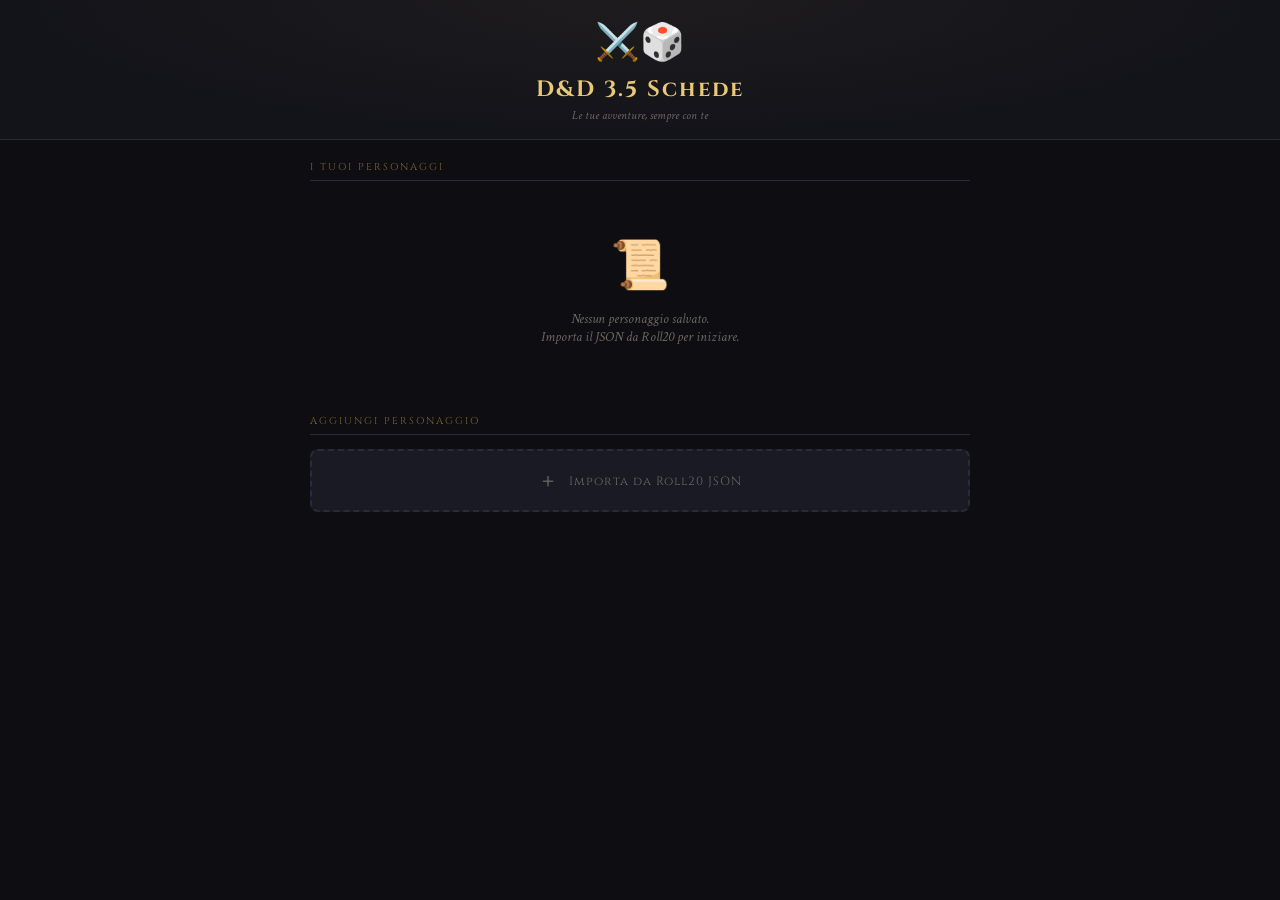
<file: index.html>
<!DOCTYPE html>
<html lang="it">
<head>
<meta charset="UTF-8">
<meta name="viewport" content="width=device-width, initial-scale=1.0">
<title>Wildheathen — D&D 3.5</title>
<meta http-equiv="refresh" content="0; url=/scheda/">
<style>body{background:#0e0e12;color:#cdc8bc;font-family:serif;display:flex;align-items:center;justify-content:center;min-height:100vh;}a{color:#c9a84c;}</style>
</head>
<body><p>Vai alle <a href="/scheda/">Schede D&D 3.5</a>...</p></body>
</html>
</file>
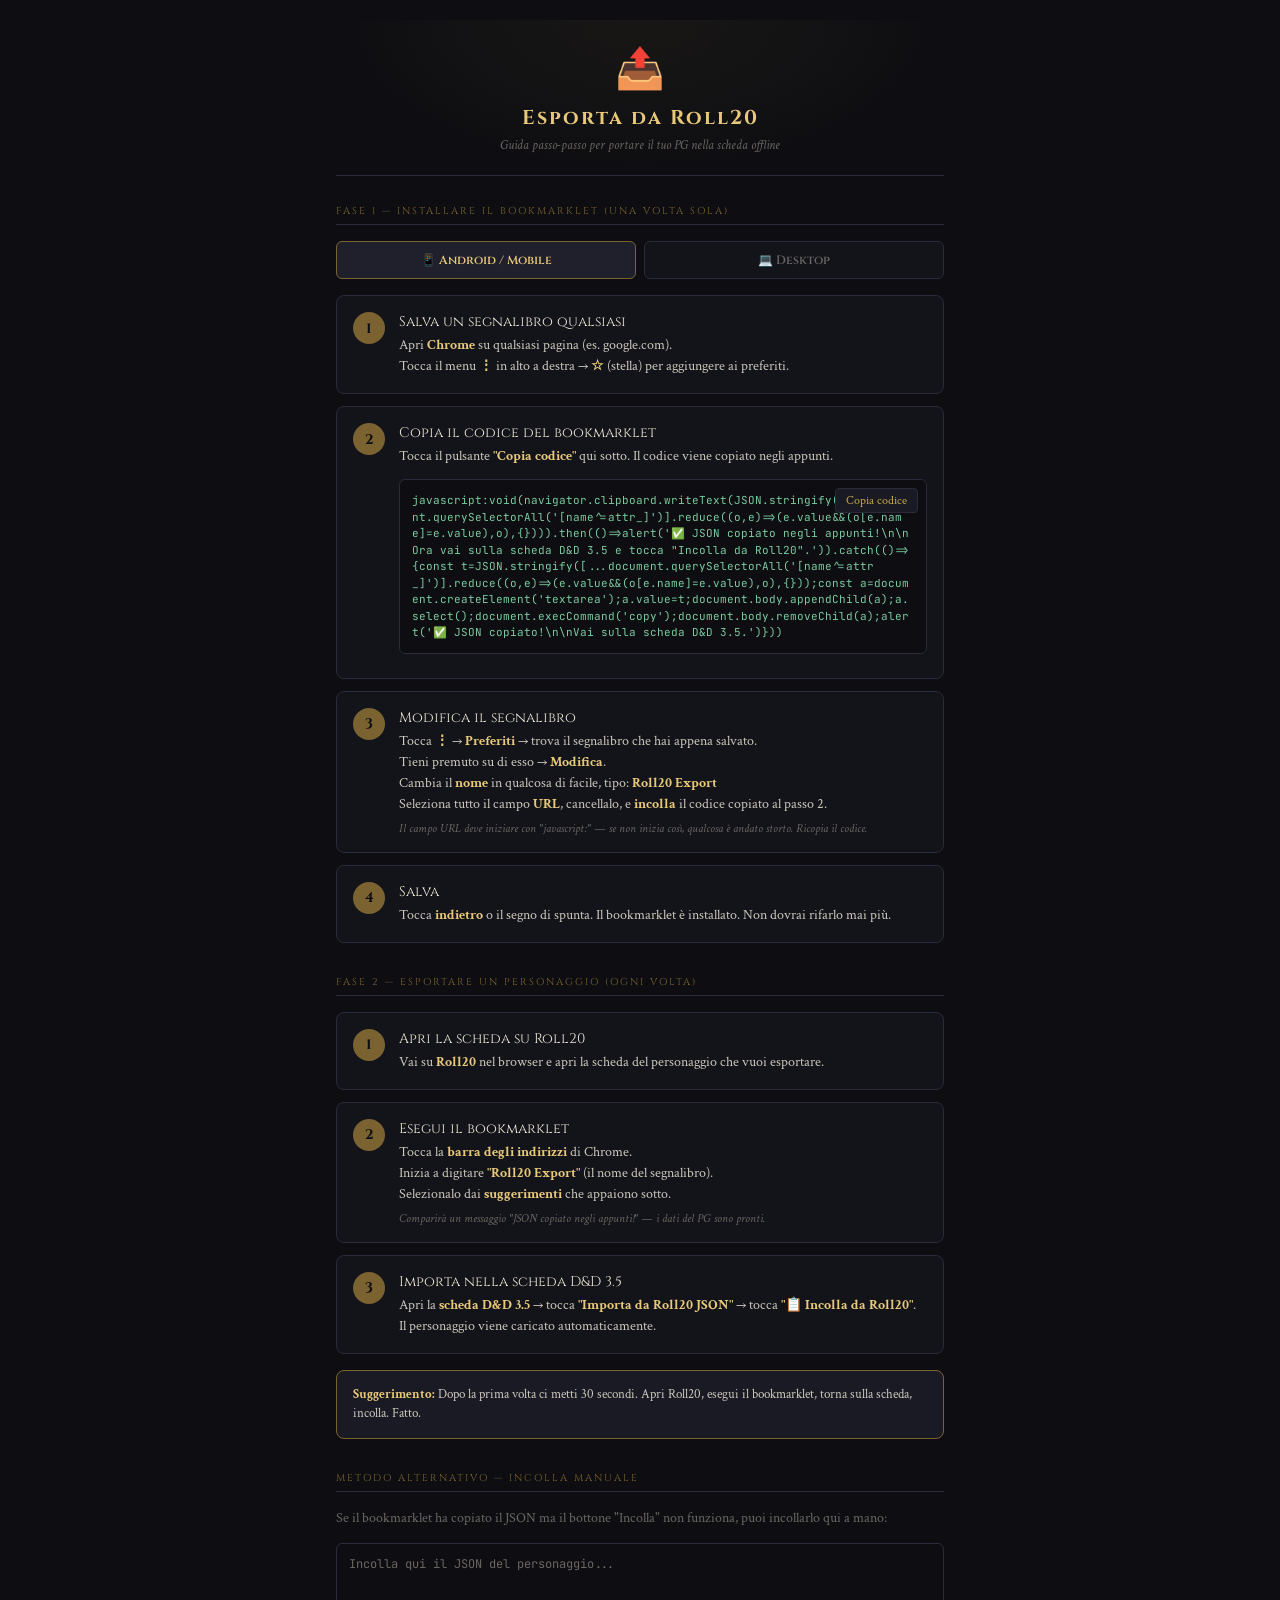
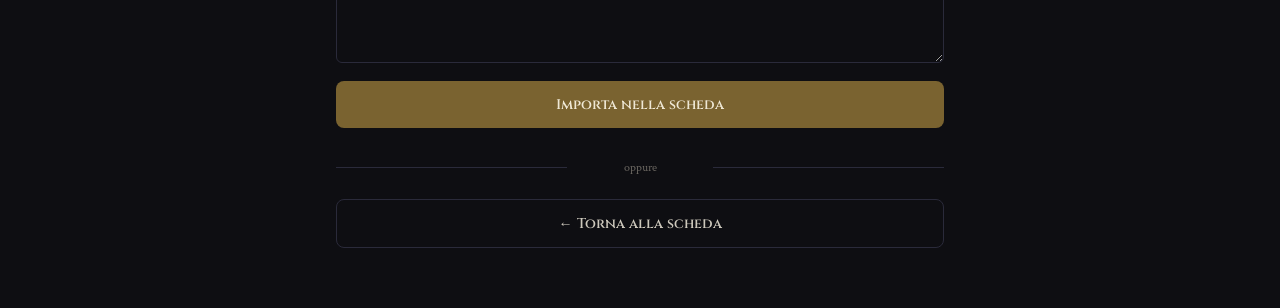
<file: export/index.html>
<!DOCTYPE html>
<html lang="it">
<head>
<meta charset="UTF-8">
<meta name="viewport" content="width=device-width, initial-scale=1.0">
<meta name="theme-color" content="#0e0e12">
<title>Esporta da Roll20 — D&D 3.5</title>
<link href="https://fonts.googleapis.com/css2?family=Cinzel:wght@400;600;700&family=Crimson+Text:ital,wght@0,400;0,600;1,400&family=JetBrains+Mono:wght@400;500&display=swap" rel="stylesheet">
<style>
:root {
  --bg:#0e0e12;--bg2:#13131a;--bg3:#1a1a24;--bg4:#20202c;
  --border:#2a2a3a;--gold:#c9a84c;--gold2:#e8c97a;--gold-dim:#7a6330;
  --red:#c94c4c;--red2:#e87a7a;--green:#4ca87a;--green2:#7acca0;
  --text:#cdc8bc;--text-dim:#6a6660;--text-hdr:#efe8d5;--r:5px;
}
*,*::before,*::after{box-sizing:border-box;margin:0;padding:0;}
body{background:var(--bg);color:var(--text);font-family:'Crimson Text',Georgia,serif;font-size:16px;min-height:100vh;-webkit-tap-highlight-color:transparent;}

.page{max-width:640px;margin:0 auto;padding:20px 16px 60px;}

.header{text-align:center;padding:24px 0 20px;border-bottom:1px solid var(--border);margin-bottom:28px;
  background-image:radial-gradient(ellipse at top,rgba(201,168,76,.06) 0%,transparent 70%);}
.header-icon{font-size:40px;margin-bottom:8px;}
.header-title{font-family:'Cinzel',serif;font-size:20px;font-weight:700;color:var(--gold2);letter-spacing:2px;}
.header-sub{font-size:13px;color:var(--text-dim);font-style:italic;margin-top:6px;line-height:1.4;}

.section{margin-bottom:32px;}
.section-title{
  font-family:'Cinzel',serif;font-size:10px;letter-spacing:2px;text-transform:uppercase;
  color:var(--gold-dim);border-bottom:1px solid var(--border);
  padding-bottom:6px;margin-bottom:16px;
}

/* Steps */
.step{
  background:var(--bg2);border:1px solid var(--border);border-radius:8px;
  padding:16px;margin-bottom:12px;
  display:flex;gap:14px;align-items:flex-start;
}
.step-num{
  flex-shrink:0;width:32px;height:32px;border-radius:50%;
  background:var(--gold-dim);color:var(--bg);
  font-family:'Cinzel',serif;font-weight:700;font-size:14px;
  display:flex;align-items:center;justify-content:center;
}
.step-body{flex:1;min-width:0;}
.step-title{font-family:'Cinzel',serif;font-size:14px;color:var(--text-hdr);margin-bottom:4px;}
.step-text{font-size:14px;line-height:1.5;color:var(--text);}
.step-text strong{color:var(--gold2);}
.step-note{font-size:12px;color:var(--text-dim);margin-top:6px;font-style:italic;}

/* Code block */
.code-wrap{
  background:var(--bg);border:1px solid var(--border);border-radius:6px;
  padding:12px;margin:12px 0 8px;position:relative;
  overflow-x:auto;
}
.code-wrap code{
  font-family:'JetBrains Mono',monospace;font-size:11px;line-height:1.5;
  color:var(--green2);word-break:break-all;white-space:pre-wrap;
  display:block;
}
.btn-copy{
  position:absolute;top:8px;right:8px;
  background:var(--bg3);border:1px solid var(--border);border-radius:4px;
  color:var(--gold);font-size:12px;padding:4px 10px;cursor:pointer;
  font-family:'Crimson Text',serif;
}
.btn-copy:active{background:var(--gold-dim);color:var(--bg);}

/* Buttons */
.btn{
  display:block;width:100%;padding:14px;border:none;border-radius:8px;
  font-family:'Cinzel',serif;font-size:14px;font-weight:600;
  cursor:pointer;text-align:center;text-decoration:none;
  transition:all .2s;
}
.btn-gold{background:var(--gold-dim);color:var(--text-hdr);}
.btn-gold:active{background:var(--gold);}
.btn-outline{background:transparent;border:1px solid var(--border);color:var(--text);}
.btn-outline:active{background:var(--bg3);}

.btn + .btn{margin-top:10px;}

/* Divider */
.divider{
  text-align:center;color:var(--text-dim);font-size:12px;
  margin:24px 0;position:relative;
}
.divider::before,.divider::after{
  content:'';position:absolute;top:50%;width:38%;height:1px;background:var(--border);
}
.divider::before{left:0;}
.divider::after{right:0;}

/* Textarea fallback */
.paste-area{
  width:100%;min-height:120px;
  background:var(--bg);border:1px solid var(--border);border-radius:6px;
  color:var(--text);font-family:'JetBrains Mono',monospace;font-size:12px;
  padding:12px;resize:vertical;margin-bottom:12px;
}
.paste-area::placeholder{color:var(--text-dim);}

/* Toast */
.toast{
  position:fixed;bottom:24px;left:50%;transform:translateX(-50%) translateY(80px);
  background:var(--green);color:#fff;padding:10px 20px;border-radius:8px;
  font-size:14px;font-weight:600;opacity:0;transition:all .3s;z-index:100;
  pointer-events:none;
}
.toast.show{transform:translateX(-50%) translateY(0);opacity:1;}
.toast.warn{background:var(--red);}

/* Alert box */
.alert{
  background:var(--bg3);border:1px solid var(--gold-dim);border-radius:8px;
  padding:14px 16px;margin:16px 0;font-size:13px;line-height:1.5;
}
.alert strong{color:var(--gold2);}

/* Platform tabs */
.platform-tabs{
  display:flex;gap:8px;margin-bottom:16px;
}
.platform-tab{
  flex:1;padding:10px 8px;border:1px solid var(--border);border-radius:6px;
  background:var(--bg2);color:var(--text-dim);
  font-family:'Cinzel',serif;font-size:12px;font-weight:600;
  cursor:pointer;transition:all .2s;text-align:center;
}
.platform-tab.active{
  background:var(--bg4);color:var(--gold2);border-color:var(--gold-dim);
}
.platform-panel{display:none;}
.platform-panel.active{display:block;}

/* Drag bookmarklet button */
.drag-bookmarklet{
  display:inline-block;padding:10px 20px;
  background:var(--gold-dim);color:var(--text-hdr);
  font-family:'Cinzel',serif;font-size:13px;font-weight:600;
  border-radius:6px;text-decoration:none;cursor:grab;
  border:1px solid var(--gold);
}
.drag-bookmarklet:active{cursor:grabbing;}
</style>
</head>
<body>

<div class="page">

  <!-- Header -->
  <div class="header">
    <div class="header-icon">📤</div>
    <div class="header-title">Esporta da Roll20</div>
    <div class="header-sub">Guida passo-passo per portare il tuo PG nella scheda offline</div>
  </div>

  <!-- ─── SEZIONE 1: Installare il bookmarklet ─── -->
  <div class="section">
    <div class="section-title">Fase 1 — Installare il bookmarklet (una volta sola)</div>

    <!-- Tab switcher -->
    <div class="platform-tabs">
      <button class="platform-tab active" onclick="switchPlatform('mobile', this)">📱 Android / Mobile</button>
      <button class="platform-tab" onclick="switchPlatform('desktop', this)">💻 Desktop</button>
    </div>

    <!-- ── MOBILE ── -->
    <div class="platform-panel active" id="platform-mobile">
      <div class="step">
        <div class="step-num">1</div>
        <div class="step-body">
          <div class="step-title">Salva un segnalibro qualsiasi</div>
          <div class="step-text">
            Apri <strong>Chrome</strong> su qualsiasi pagina (es. google.com).<br>
            Tocca il menu <strong>⋮</strong> in alto a destra → <strong>&#9734;</strong> (stella) per aggiungere ai preferiti.
          </div>
        </div>
      </div>

      <div class="step">
        <div class="step-num">2</div>
        <div class="step-body">
          <div class="step-title">Copia il codice del bookmarklet</div>
          <div class="step-text">
            Tocca il pulsante <strong>"Copia codice"</strong> qui sotto. Il codice viene copiato negli appunti.
          </div>
          <div class="code-wrap">
            <button class="btn-copy" id="btn-copy-bm" onclick="copyBookmarklet()">Copia codice</button>
            <code id="bookmarklet-code">javascript:void(navigator.clipboard.writeText(JSON.stringify([...document.querySelectorAll('[name^=attr_]')].reduce((o,e)=>(e.value&&(o[e.name]=e.value),o),{}))).then(()=>alert('✅ JSON copiato negli appunti!\n\nOra vai sulla scheda D&D 3.5 e tocca "Incolla da Roll20".')).catch(()=>{const t=JSON.stringify([...document.querySelectorAll('[name^=attr_]')].reduce((o,e)=>(e.value&&(o[e.name]=e.value),o),{}));const a=document.createElement('textarea');a.value=t;document.body.appendChild(a);a.select();document.execCommand('copy');document.body.removeChild(a);alert('✅ JSON copiato!\n\nVai sulla scheda D&D 3.5.')}))</code>
          </div>
        </div>
      </div>

      <div class="step">
        <div class="step-num">3</div>
        <div class="step-body">
          <div class="step-title">Modifica il segnalibro</div>
          <div class="step-text">
            Tocca <strong>⋮</strong> → <strong>Preferiti</strong> → trova il segnalibro che hai appena salvato.<br>
            Tieni premuto su di esso → <strong>Modifica</strong>.<br>
            Cambia il <strong>nome</strong> in qualcosa di facile, tipo: <strong>Roll20 Export</strong><br>
            Seleziona tutto il campo <strong>URL</strong>, cancellalo, e <strong>incolla</strong> il codice copiato al passo 2.
          </div>
          <div class="step-note">Il campo URL deve iniziare con "javascript:" — se non inizia così, qualcosa è andato storto. Ricopia il codice.</div>
        </div>
      </div>

      <div class="step">
        <div class="step-num">4</div>
        <div class="step-body">
          <div class="step-title">Salva</div>
          <div class="step-text">
            Tocca <strong>indietro</strong> o il segno di spunta. Il bookmarklet è installato. Non dovrai rifarlo mai più.
          </div>
        </div>
      </div>
    </div>

    <!-- ── DESKTOP ── -->
    <div class="platform-panel" id="platform-desktop">
      <div class="step">
        <div class="step-num">1</div>
        <div class="step-body">
          <div class="step-title">Mostra la barra dei preferiti</div>
          <div class="step-text">
            Se non la vedi, premi <strong>Ctrl+Shift+B</strong> (Chrome/Edge) o <strong>Ctrl+B</strong> (Firefox).
          </div>
        </div>
      </div>

      <div class="step">
        <div class="step-num">2</div>
        <div class="step-body">
          <div class="step-title">Trascina il bottone nella barra</div>
          <div class="step-text">
            Trascina questo bottone direttamente nella <strong>barra dei preferiti</strong>:
          </div>
          <div style="margin:12px 0;">
            <a class="drag-bookmarklet" id="drag-bm" href="#" onclick="event.preventDefault();showToast('Trascinami nella barra dei preferiti!')">⚔️ Roll20 Export</a>
          </div>
          <div class="step-note">Se il drag & drop non funziona, copia il codice (bottone sotto) e crea il segnalibro manualmente.</div>
          <div style="margin-top:8px;">
            <button class="btn-copy" style="position:static;" onclick="copyBookmarklet()">Copia codice</button>
          </div>
        </div>
      </div>

      <div class="step">
        <div class="step-num">3</div>
        <div class="step-body">
          <div class="step-title">Fatto!</div>
          <div class="step-text">
            Il bookmarklet <strong>"⚔️ Roll20 Export"</strong> appare nella barra dei preferiti. Un click e sei pronto.
          </div>
        </div>
      </div>

      <div class="alert">
        <strong>Alternativa veloce:</strong> Apri la scheda del PG su Roll20, premi <strong>F12</strong> per aprire la console, incolla il codice qui sotto e premi Invio:
        <div class="code-wrap" style="margin-top:8px;margin-bottom:0;">
          <button class="btn-copy" onclick="copyConsoleCode()">Copia</button>
          <code id="console-code">navigator.clipboard.writeText(JSON.stringify([...document.querySelectorAll('[name^=attr_]')].reduce((o,e)=>(e.value&&(o[e.name]=e.value),o),{})))</code>
        </div>
      </div>
    </div>
  </div>

  <!-- ─── SEZIONE 2: Usare il bookmarklet ─── -->
  <div class="section">
    <div class="section-title">Fase 2 — Esportare un personaggio (ogni volta)</div>

    <div class="step">
      <div class="step-num">1</div>
      <div class="step-body">
        <div class="step-title">Apri la scheda su Roll20</div>
        <div class="step-text">
          Vai su <strong>Roll20</strong> nel browser e apri la scheda del personaggio che vuoi esportare.
        </div>
      </div>
    </div>

    <div class="step">
      <div class="step-num">2</div>
      <div class="step-body">
        <div class="step-title">Esegui il bookmarklet</div>
        <div class="step-text">
          Tocca la <strong>barra degli indirizzi</strong> di Chrome.<br>
          Inizia a digitare <strong>"Roll20 Export"</strong> (il nome del segnalibro).<br>
          Selezionalo dai <strong>suggerimenti</strong> che appaiono sotto.
        </div>
        <div class="step-note">Comparirà un messaggio "JSON copiato negli appunti!" — i dati del PG sono pronti.</div>
      </div>
    </div>

    <div class="step">
      <div class="step-num">3</div>
      <div class="step-body">
        <div class="step-title">Importa nella scheda D&D 3.5</div>
        <div class="step-text">
          Apri la <strong>scheda D&D 3.5</strong> → tocca <strong>"Importa da Roll20 JSON"</strong> → tocca <strong>"📋 Incolla da Roll20"</strong>.<br>
          Il personaggio viene caricato automaticamente.
        </div>
      </div>
    </div>

    <div class="alert">
      <strong>Suggerimento:</strong> Dopo la prima volta ci metti 30 secondi. Apri Roll20, esegui il bookmarklet, torna sulla scheda, incolla. Fatto.
    </div>
  </div>

  <!-- ─── SEZIONE 3: Fallback manuale ─── -->
  <div class="section">
    <div class="section-title">Metodo alternativo — Incolla manuale</div>

    <p style="font-size:14px;color:var(--text-dim);margin-bottom:14px;line-height:1.5;">
      Se il bookmarklet ha copiato il JSON ma il bottone "Incolla" non funziona, puoi incollarlo qui a mano:
    </p>

    <textarea class="paste-area" id="manual-paste" placeholder='Incolla qui il JSON del personaggio...'></textarea>
    <button class="btn btn-gold" onclick="importManual()">Importa nella scheda</button>
  </div>

  <div class="divider">oppure</div>

  <a class="btn btn-outline" href="/scheda/">← Torna alla scheda</a>

</div>

<div class="toast" id="toast"></div>

<script>
function showToast(msg, warn) {
  const t = document.getElementById('toast');
  t.textContent = msg;
  t.classList.toggle('warn', !!warn);
  t.classList.add('show');
  setTimeout(() => t.classList.remove('show'), 2500);
}

// Set bookmarklet href on drag so it doesn't execute on page load
(function() {
  var bm = document.getElementById('drag-bm');
  if (bm) {
    bm.addEventListener('dragstart', function() {
      bm.href = document.getElementById('bookmarklet-code').textContent;
    });
    bm.addEventListener('dragend', function() {
      bm.href = '#';
    });
  }
})();

function switchPlatform(id, btn) {
  document.querySelectorAll('.platform-panel').forEach(p => p.classList.remove('active'));
  document.querySelectorAll('.platform-tab').forEach(b => b.classList.remove('active'));
  document.getElementById('platform-' + id).classList.add('active');
  btn.classList.add('active');
}

function copyConsoleCode() {
  const code = document.getElementById('console-code').textContent;
  navigator.clipboard.writeText(code).then(() => {
    showToast('Codice console copiato!');
  }).catch(() => showToast('Errore copia', true));
}

function copyBookmarklet() {
  const code = document.getElementById('bookmarklet-code').textContent;
  navigator.clipboard.writeText(code).then(() => {
    showToast('Codice copiato negli appunti!');
    const btn = document.getElementById('btn-copy-bm');
    btn.textContent = '✓ Copiato!';
    setTimeout(() => btn.textContent = 'Copia codice', 3000);
  }).catch(() => {
    // Fallback
    const ta = document.createElement('textarea');
    ta.value = code;
    document.body.appendChild(ta);
    ta.select();
    document.execCommand('copy');
    document.body.removeChild(ta);
    showToast('Codice copiato!');
  });
}

function importManual() {
  const text = document.getElementById('manual-paste').value.trim();
  if (!text) { showToast('Incolla prima il JSON!', true); return; }
  try {
    const raw = JSON.parse(text);
    if (!raw.attr_character_name) { showToast('JSON non valido — manca attr_character_name', true); return; }
    // Save to localStorage so the PWA picks it up
    const key = '_dnd35_pending_import';
    localStorage.setItem(key, text);
    showToast('JSON valido! Redirect alla scheda...');
    setTimeout(() => window.location.href = '/scheda/?import=pending', 800);
  } catch(e) {
    showToast('JSON non valido: ' + e.message, true);
  }
}
</script>

</body>
</html>
</file>
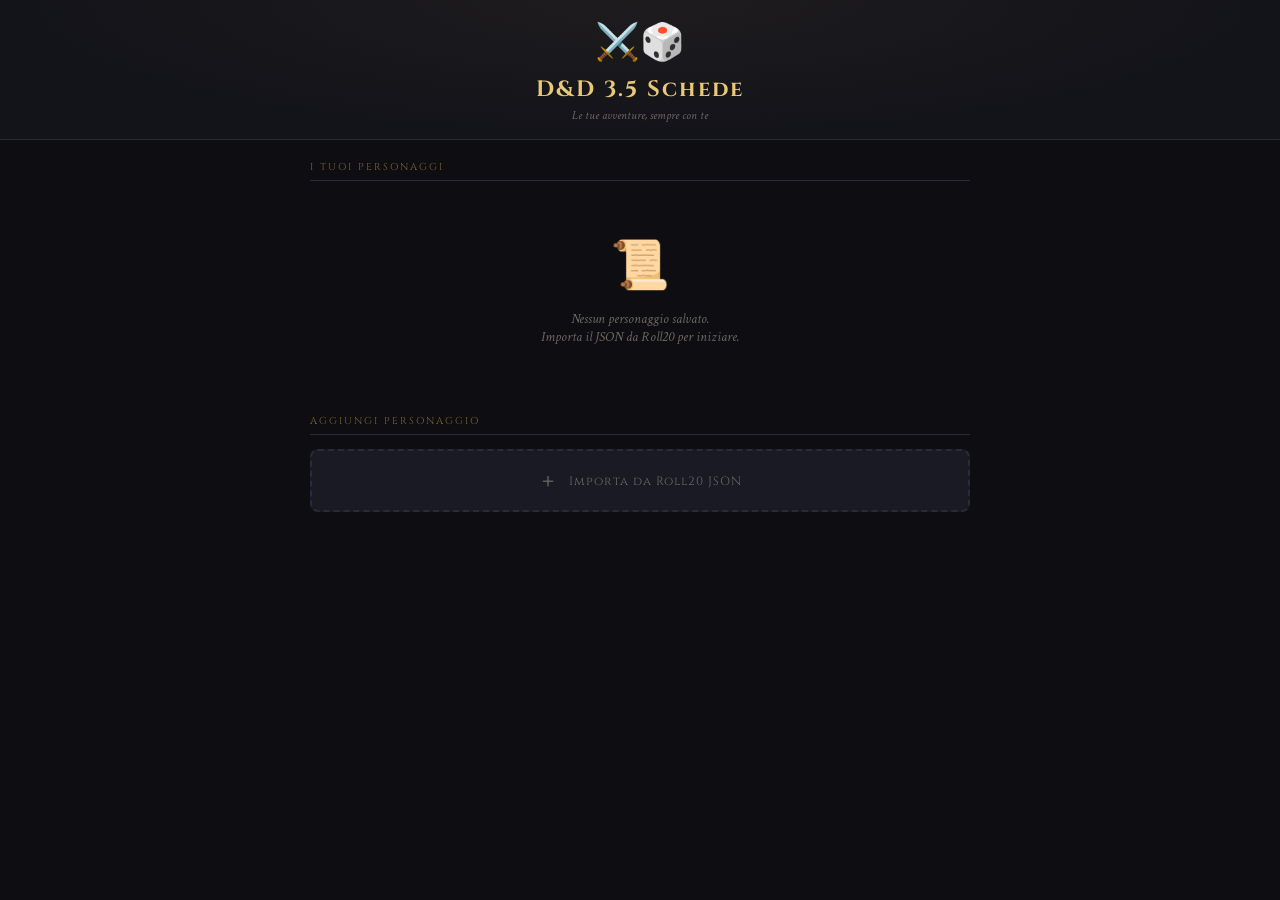
<file: scheda/index.html>
<!DOCTYPE html>
<html lang="it">
<head>
<meta charset="UTF-8">
<meta name="viewport" content="width=device-width, initial-scale=1.0, viewport-fit=cover">
<meta name="theme-color" content="#0e0e12">
<meta name="apple-mobile-web-app-capable" content="yes">
<meta name="apple-mobile-web-app-status-bar-style" content="black-translucent">
<meta name="apple-mobile-web-app-title" content="D&D 3.5">
<title>D&D 3.5 — Schede Personaggio</title>
<link rel="manifest" href="/scheda/manifest.json">
<link rel="icon" type="image/png" sizes="192x192" href="/scheda/icon-192.png">
<link rel="apple-touch-icon" href="/scheda/icon-192.png">
<link href="https://fonts.googleapis.com/css2?family=Cinzel:wght@400;600;700&family=Crimson+Text:ital,wght@0,400;0,600;1,400&family=JetBrains+Mono:wght@400;500&display=swap" rel="stylesheet">
<link rel="stylesheet" href="/scheda/style.css">
</head>
<body>

<!-- ══════════════════════════════════
     HOME SCREEN
══════════════════════════════════ -->
<div id="home">
  <div class="home-header">
    <div class="home-logo">⚔️🎲</div>
    <div class="home-title">D&D 3.5 Schede</div>
    <div class="home-sub">Le tue avventure, sempre con te</div>
  </div>

  <div class="home-body">
    <div class="section-title">I tuoi personaggi</div>

    <div class="empty-state" id="pg-empty" style="display:none">
      <div class="empty-state-icon">📜</div>
      <div class="empty-state-text">Nessun personaggio salvato.<br>Importa il JSON da Roll20 per iniziare.</div>
    </div>

    <div class="pg-grid" id="pg-grid"></div>

    <div class="section-title" style="margin-top:28px">Aggiungi personaggio</div>
    <button class="btn-new-pg" onclick="goToImport()">
      <span class="btn-new-pg-icon">＋</span>
      Importa da Roll20 JSON
    </button>
  </div>
</div>

<!-- ══════════════════════════════════
     IMPORT SCREEN
══════════════════════════════════ -->
<div id="import-screen">
  <button class="btn-back" onclick="showScreen('home');renderHome()">← Indietro</button>

  <div class="import-title">Carica Personaggio</div>
  <div class="import-sub">Importa il file JSON esportato da Roll20 tramite il bookmarklet</div>

  <div class="drop-zone" id="drop-zone">
    <div class="drop-zone-icon">📂</div>
    <div class="drop-zone-text">Tocca per selezionare il file JSON</div>
    <div class="drop-zone-sub">oppure trascina qui il file</div>
  </div>
  <input type="file" id="file-input" accept=".json,application/json">

  <div class="import-or">oppure</div>
  <button class="btn primary" onclick="pasteFromClipboard()" id="btn-paste-roll20">📋 Incolla da Roll20</button>

  <div class="import-or">oppure</div>
  <button class="btn" onclick="openPasteModal()">✏️ Incolla JSON manualmente</button>

  <div class="import-or-link">
    <a href="/export/" style="color:var(--gold);font-size:13px;">Come esportare da Roll20? → Guida</a>
  </div>

  <div class="parse-error" id="parse-error"></div>
</div>

<!-- ══════════════════════════════════
     SHEET SCREEN
══════════════════════════════════ -->
<div id="sheet-screen">

  <!-- Header -->
  <div class="header">
    <div class="avatar" id="hdr-avatar">🎲</div>
    <div class="hdr-info">
      <div class="hdr-name" id="hdr-name">—</div>
      <div class="hdr-sub"  id="hdr-sub">—</div>
    </div>
    <div class="hdr-badges" id="hdr-badges"></div>
    <div class="hdr-btns">
      <button class="hdr-btn green" id="save-btn" onclick="saveState()">Salva</button>
      <button class="hdr-btn" onclick="goHome()">← Home</button>
    </div>
  </div>

  <!-- Tab nav -->
  <nav class="tabs-nav">
    <button class="tn-btn active" onclick="switchTab('info',this)">Info</button>
    <button class="tn-btn"        onclick="switchTab('stats',this)">Caratteristiche</button>
    <button class="tn-btn"        onclick="switchTab('combat',this)">Combattimento</button>
    <button class="tn-btn"        onclick="switchTab('skills',this)">Abilità</button>
    <button class="tn-btn"        onclick="switchTab('spells',this)">Incantesimi</button>
    <button class="tn-btn"        onclick="switchTab('equip',this)">Equipaggiamento</button>
    <button class="tn-btn"        onclick="switchTab('feats',this)">Talenti & Note</button>
  </nav>

  <!-- Panels -->
  <div id="p-info"   class="panel active"></div>
  <div id="p-stats"  class="panel"></div>
  <div id="p-combat" class="panel"></div>
  <div id="p-skills" class="panel"></div>
  <div id="p-spells" class="panel"></div>
  <div id="p-equip"  class="panel"></div>
  <div id="p-feats"  class="panel"></div>

</div>

<!-- ══════════════════════════════════
     MODALS
══════════════════════════════════ -->

<!-- Paste modal -->
<div class="modal-overlay" id="paste-modal">
  <div class="modal">
    <div class="modal-title">Incolla JSON Roll20</div>
    <textarea id="paste-area" placeholder='{ "attr_character_name": "...", ... }'></textarea>
    <div class="modal-btns">
      <button class="btn" onclick="closePasteModal()">Annulla</button>
      <button class="btn primary" onclick="loadFromPaste()">Carica</button>
    </div>
  </div>
</div>

<!-- Delete confirm -->
<div class="confirm-overlay" id="confirm-overlay">
  <div class="confirm-box">
    <p>Eliminare <strong id="confirm-pg-name"></strong>?<br>
    <span style="font-size:12px;color:var(--text-dim)">Tutti i dati e la progressione di sessione saranno persi.</span></p>
    <div class="confirm-btns">
      <button class="btn" onclick="cancelDelete()">Annulla</button>
      <button class="btn danger" onclick="executeDelete()">Elimina</button>
    </div>
  </div>
</div>

<!-- Toast -->
<div class="toast" id="toast"></div>

<script src="/scheda/parser.js"></script>
<script src="/scheda/app.js"></script>
</body>
</html>
</file>
<file: scheda/style.css>
:root {
  --bg:#0e0e12;--bg2:#13131a;--bg3:#1a1a24;--bg4:#20202c;
  --border:#2a2a3a;--gold:#c9a84c;--gold2:#e8c97a;--gold-dim:#7a6330;
  --red:#c94c4c;--red2:#e87a7a;--blue:#4c7ec9;--blue2:#7aaae8;
  --green:#4ca87a;--green2:#7acca0;
  --text:#cdc8bc;--text-dim:#6a6660;--text-hdr:#efe8d5;--r:5px;
}
*,*::before,*::after{box-sizing:border-box;margin:0;padding:0;}
body{background:var(--bg);color:var(--text);font-family:'Crimson Text',Georgia,serif;font-size:15px;min-height:100vh;-webkit-tap-highlight-color:transparent;}

/* ── SCREENS ── */
.screen{display:none;min-height:100vh;}
.screen.active{display:block;}

/* ══════════════════════
   HOME SCREEN
══════════════════════ */
#home{display:none;flex-direction:column;}
#home.active{display:flex;}

.home-header{
  background:var(--bg2);border-bottom:1px solid var(--border);
  padding:20px 20px 16px;text-align:center;
  background-image:radial-gradient(ellipse at top,rgba(201,168,76,.06) 0%,transparent 70%);
}
.home-logo{font-size:36px;margin-bottom:8px;}
.home-title{font-family:'Cinzel',serif;font-size:22px;font-weight:700;color:var(--gold2);letter-spacing:2px;}
.home-sub{font-size:12px;color:var(--text-dim);font-style:italic;margin-top:4px;}

.home-body{flex:1;padding:20px;max-width:700px;margin:0 auto;width:100%;}

.section-title{
  font-family:'Cinzel',serif;font-size:10px;letter-spacing:2px;text-transform:uppercase;
  color:var(--gold-dim);border-bottom:1px solid var(--border);
  padding-bottom:6px;margin-bottom:14px;margin-top:24px;
}
.section-title:first-child{margin-top:0;}

/* Griglia personaggi */
.pg-grid{display:grid;grid-template-columns:repeat(auto-fill,minmax(160px,1fr));gap:12px;}

.pg-card{
  background:var(--bg3);border:1px solid var(--border);border-radius:8px;
  padding:14px 12px;cursor:pointer;transition:all .2s;
  display:flex;flex-direction:column;align-items:center;gap:8px;
  position:relative;
}
.pg-card:hover,.pg-card:active{border-color:var(--gold-dim);background:var(--bg4);}
.pg-card-avatar{font-size:32px;}
.pg-card-name{font-family:'Cinzel',serif;font-size:13px;color:var(--text-hdr);text-align:center;line-height:1.3;}
.pg-card-sub{font-size:11px;color:var(--text-dim);font-style:italic;text-align:center;}
.pg-card-delete{
  position:absolute;top:6px;right:8px;background:none;border:none;
  color:var(--text-dim);font-size:16px;cursor:pointer;padding:2px 4px;
  transition:color .15s;line-height:1;
}
.pg-card-delete:hover{color:var(--red2);}

.pg-card-hp{
  font-family:'Cinzel',serif;font-size:12px;color:var(--red2);
  background:rgba(201,76,76,.1);border:1px solid rgba(201,76,76,.2);
  border-radius:3px;padding:2px 7px;
}

/* Bottone nuovo PG */
.btn-new-pg{
  width:100%;padding:16px;background:var(--bg3);
  border:2px dashed var(--border);border-radius:8px;
  color:var(--text-dim);font-family:'Cinzel',serif;font-size:12px;
  letter-spacing:1px;cursor:pointer;transition:all .2s;
  display:flex;align-items:center;justify-content:center;gap:10px;
}
.btn-new-pg:hover,.btn-new-pg:active{border-color:var(--gold-dim);color:var(--text);background:var(--bg4);}
.btn-new-pg-icon{font-size:20px;}

/* ── EMPTY STATE ── */
.empty-state{text-align:center;padding:40px 20px;color:var(--text-dim);}
.empty-state-icon{font-size:48px;margin-bottom:12px;}
.empty-state-text{font-size:14px;font-style:italic;}

/* ══════════════════════
   IMPORT SCREEN
══════════════════════ */
#import-screen{
  display:none;flex-direction:column;
  align-items:center;justify-content:center;
  min-height:100vh;padding:32px 20px;gap:20px;
  background:var(--bg);
}
#import-screen.active{display:flex;}

.import-title{font-family:'Cinzel',serif;font-size:22px;color:var(--gold2);letter-spacing:1.5px;text-align:center;}
.import-sub{font-size:13px;color:var(--text-dim);font-style:italic;text-align:center;max-width:420px;}

.drop-zone{
  width:100%;max-width:480px;border:2px dashed var(--border);border-radius:10px;
  padding:40px 24px;text-align:center;cursor:pointer;transition:all .2s;background:var(--bg2);
}
.drop-zone:hover,.drop-zone:active,.drop-zone.drag-over{border-color:var(--gold);background:rgba(201,168,76,.04);}
.drop-zone-icon{font-size:36px;margin-bottom:10px;}
.drop-zone-text{font-family:'Cinzel',serif;font-size:12px;letter-spacing:1px;color:var(--text-dim);}
.drop-zone-sub{font-size:11px;color:var(--text-dim);margin-top:5px;font-style:italic;}
#file-input{display:none;}

.import-or{font-size:11px;color:var(--text-dim);text-transform:uppercase;letter-spacing:2px;}

.btn{
  background:var(--bg3);border:1px solid var(--border);border-radius:var(--r);
  color:var(--text-dim);font-family:'Cinzel',serif;font-size:11px;letter-spacing:1px;
  text-transform:uppercase;padding:10px 20px;cursor:pointer;transition:all .15s;
}
.btn:hover,.btn:active{border-color:var(--gold-dim);color:var(--text);}
.btn.primary{border-color:var(--gold);color:var(--gold);background:rgba(201,168,76,.08);}
.btn.primary:hover{background:rgba(201,168,76,.16);}
.btn.danger{border-color:var(--red);color:var(--red2);background:rgba(201,76,76,.06);}

.btn-back{
  position:fixed;top:14px;left:14px;z-index:50;
  background:var(--bg3);border:1px solid var(--border);border-radius:var(--r);
  color:var(--text-dim);font-family:'Cinzel',serif;font-size:10px;
  padding:8px 14px;cursor:pointer;letter-spacing:.5px;
}

.parse-error{color:var(--red2);font-size:13px;font-style:italic;max-width:480px;text-align:center;display:none;}

/* Paste modal */
.modal-overlay{display:none;position:fixed;inset:0;background:rgba(0,0,0,.75);z-index:200;align-items:center;justify-content:center;padding:20px;}
.modal-overlay.open{display:flex;}
.modal{background:var(--bg2);border:1px solid var(--border);border-radius:8px;padding:22px;width:100%;max-width:560px;}
.modal-title{font-family:'Cinzel',serif;font-size:13px;letter-spacing:1.5px;color:var(--gold);margin-bottom:12px;}
.modal textarea{width:100%;height:180px;background:var(--bg4);border:1px solid var(--border);border-radius:var(--r);color:var(--text);font-family:'JetBrains Mono',monospace;font-size:12px;padding:10px;resize:vertical;outline:none;}
.modal textarea:focus{border-color:var(--gold-dim);}
.modal-btns{display:flex;gap:8px;margin-top:12px;justify-content:flex-end;}

/* ══════════════════════
   SHEET SCREEN
══════════════════════ */
#sheet-screen{display:none;flex-direction:column;min-height:100vh;}
#sheet-screen.active{display:flex;}

/* ── Header ── */
.header{background:var(--bg2);border-bottom:1px solid var(--border);padding:12px 18px;display:flex;align-items:center;gap:14px;position:sticky;top:0;z-index:100;flex-wrap:wrap;}
.avatar{width:46px;height:46px;border-radius:50%;border:2px solid var(--gold-dim);background:radial-gradient(circle at 40% 35%,#2a2520,#111118);display:flex;align-items:center;justify-content:center;font-size:20px;flex-shrink:0;}
.hdr-info{flex:1;min-width:100px;}
.hdr-name{font-family:'Cinzel',serif;font-size:18px;font-weight:700;color:var(--gold2);letter-spacing:1px;line-height:1.1;}
.hdr-sub{font-size:11px;color:var(--text-dim);font-style:italic;margin-top:2px;}
.hdr-sub strong{color:var(--text);font-style:normal;}
.hdr-badges{display:flex;gap:6px;flex-wrap:wrap;}
.hb{background:var(--bg3);border:1px solid var(--border);border-radius:var(--r);padding:5px 9px;text-align:center;min-width:52px;}
.hb-v{font-family:'Cinzel',serif;font-size:15px;font-weight:600;line-height:1;}
.hb-l{font-size:8px;text-transform:uppercase;letter-spacing:1px;color:var(--text-dim);margin-top:2px;}
.hb-hp .hb-v{color:var(--red2);}
.hb-ac .hb-v{color:var(--blue2);}
.hb-ini .hb-v{color:var(--green2);}
.hb-bab .hb-v{color:var(--gold);}
.hdr-btns{display:flex;gap:6px;margin-left:auto;}
.hdr-btn{background:transparent;border:1px solid var(--border);border-radius:var(--r);color:var(--text-dim);font-family:'Cinzel',serif;font-size:9px;letter-spacing:1px;text-transform:uppercase;padding:5px 10px;cursor:pointer;transition:all .15s;}
.hdr-btn:hover,.hdr-btn:active{border-color:var(--gold-dim);color:var(--text);}
.hdr-btn.green{border-color:var(--green);color:var(--green2);}

/* ── Tabs ── */
.tabs-nav{display:flex;background:var(--bg2);border-bottom:1px solid var(--border);padding:0 16px;overflow-x:auto;gap:2px;scrollbar-width:none;}
.tabs-nav::-webkit-scrollbar{display:none;}
.tn-btn{font-family:'Cinzel',serif;font-size:10px;letter-spacing:1.2px;text-transform:uppercase;color:var(--text-dim);background:none;border:none;border-bottom:2px solid transparent;padding:11px 12px;cursor:pointer;transition:color .15s,border-color .15s;white-space:nowrap;}
.tn-btn:hover{color:var(--text);}
.tn-btn.active{color:var(--gold);border-bottom-color:var(--gold);}

/* ── Panels ── */
.panel{display:none;padding:18px 18px;animation:fadein .16s ease;max-width:1200px;}
.panel.active{display:block;}
@keyframes fadein{from{opacity:0;transform:translateY(3px);}to{opacity:1;transform:none;}}

/* ── Layout ── */
.g2{display:grid;grid-template-columns:1fr 1fr;gap:12px;}
.g3{display:grid;grid-template-columns:1fr 1fr 1fr;gap:11px;}
.g4{display:grid;grid-template-columns:repeat(4,1fr);gap:9px;}
.g6{display:grid;grid-template-columns:repeat(6,1fr);gap:9px;}

/* ── Section title ── */
.st{font-family:'Cinzel',serif;font-size:10px;letter-spacing:2px;text-transform:uppercase;color:var(--gold-dim);border-bottom:1px solid var(--border);padding-bottom:6px;margin-bottom:12px;margin-top:20px;}
.st:first-child{margin-top:0;}

/* ── Card ── */
.card{background:var(--bg3);border:1px solid var(--border);border-radius:var(--r);padding:11px;}

/* ── Stat card ── */
.sc{background:var(--bg3);border:1px solid var(--border);border-radius:var(--r);padding:9px 6px 8px;text-align:center;transition:border-color .2s;}
.sc:hover{border-color:var(--gold-dim);}
.sc-n{font-family:'Cinzel',serif;font-size:9px;letter-spacing:1.5px;color:var(--text-dim);text-transform:uppercase;margin-bottom:3px;}
.sc-v{font-family:'Cinzel',serif;font-size:22px;font-weight:700;color:var(--text-hdr);line-height:1;margin-bottom:3px;}
.sc-m{font-family:'JetBrains Mono',monospace;font-size:12px;color:var(--gold);background:rgba(201,168,76,.1);border-radius:3px;padding:1px 5px;display:inline-block;}
.sc-m.neg{color:var(--red);background:rgba(201,76,76,.1);}

/* ── Rows ── */
.row{display:flex;align-items:center;justify-content:space-between;padding:5px 0;border-bottom:1px solid rgba(42,42,58,.6);gap:8px;}
.row:last-child{border-bottom:none;}
.row-n{font-size:14px;color:var(--text);flex:1;}
.row-n small{color:var(--text-dim);font-size:11px;margin-left:4px;}
.row-v{font-family:'JetBrains Mono',monospace;font-size:15px;color:var(--gold);min-width:44px;text-align:right;}
.row-v.neg{color:var(--red);}
.row-v.pos{color:var(--green);}
.row-v.blue{color:var(--blue2);}
.row-v.sm{font-size:13px;}

/* ── Table ── */
.tbl{width:100%;border-collapse:collapse;font-size:13px;}
.tbl th{font-family:'Cinzel',serif;font-size:8px;letter-spacing:1.2px;text-transform:uppercase;color:var(--text-dim);text-align:left;padding:5px 7px;border-bottom:1px solid var(--border);}
.tbl th.r,.tbl td.r{text-align:right;}
.tbl td{padding:6px 7px;border-bottom:1px solid rgba(42,42,58,.4);vertical-align:middle;}
.tbl tr:last-child td{border-bottom:none;}
.tbl tr:hover td{background:rgba(255,255,255,.015);}
.mono{font-family:'JetBrains Mono',monospace;font-size:12px;}
.val{font-family:'JetBrains Mono',monospace;font-size:13px;color:var(--gold);text-align:right;}
.val.neg{color:var(--red);}
.val.pos{color:var(--green2);}
.dimtext{color:var(--text-dim);font-style:italic;}
.trained-star{color:var(--gold-dim);font-size:10px;}

/* ── HP Editor ── */
.hp-editor{display:flex;align-items:center;gap:8px;margin-bottom:10px;}
.hp-btn{width:32px;height:32px;border-radius:50%;border:1px solid var(--border);background:var(--bg4);color:var(--text);font-size:18px;cursor:pointer;display:flex;align-items:center;justify-content:center;transition:all .15s;}
.hp-btn:active{transform:scale(.92);}
.hp-btn.dmg:active,.hp-btn.dmg:hover{border-color:var(--red);}
.hp-btn.heal:active,.hp-btn.heal:hover{border-color:var(--green);}
.hp-display{font-family:'Cinzel',serif;font-size:32px;font-weight:700;color:var(--red2);min-width:76px;text-align:center;line-height:1;}
.hp-max{font-size:13px;color:var(--text-dim);}
.hp-input{width:52px;background:var(--bg4);border:1px solid var(--border);border-radius:var(--r);color:var(--text);font-family:'JetBrains Mono',monospace;font-size:14px;padding:4px 6px;text-align:center;}
.hp-input:focus{outline:none;border-color:var(--gold-dim);}
.hpbar-bg{height:5px;background:var(--bg);border-radius:3px;overflow:hidden;border:1px solid var(--border);}
.hpbar-fill{height:100%;border-radius:3px;transition:width .4s,background .4s;}

/* ── Spell slots ── */
.slot-row{display:flex;gap:10px;flex-wrap:wrap;margin-bottom:14px;}
.slot-group{background:var(--bg3);border:1px solid var(--border);border-radius:var(--r);padding:10px 13px;}
.slot-lv{font-family:'Cinzel',serif;font-size:9px;letter-spacing:1.2px;text-transform:uppercase;color:var(--gold-dim);margin-bottom:6px;}
.slot-pips{display:flex;gap:5px;flex-wrap:wrap;}
.pip{width:24px;height:24px;border-radius:50%;border:2px solid var(--gold-dim);background:rgba(201,168,76,.15);cursor:pointer;transition:all .15s;display:flex;align-items:center;justify-content:center;font-size:9px;}
.pip.used{background:transparent;border-color:var(--border);}
.pip:active{transform:scale(.88);}
.slot-dc{font-size:10px;color:var(--text-dim);margin-top:4px;}

/* ── Spell card ── */
.grimoire-toolbar{display:flex;gap:8px;align-items:center;margin-bottom:12px;flex-wrap:wrap;}
.gtb-btn{background:var(--bg3);border:1px solid var(--border);border-radius:var(--r);color:var(--text-dim);font-family:'Cinzel',serif;font-size:9px;letter-spacing:1px;text-transform:uppercase;padding:6px 12px;cursor:pointer;transition:all .15s;}
.gtb-btn:active{transform:scale(.96);}
.gtb-btn.active{border-color:var(--gold);color:var(--gold);background:rgba(201,168,76,.07);}
.spell-card{background:var(--bg3);border:1px solid var(--border);border-left:3px solid var(--gold-dim);border-radius:var(--r);padding:10px 12px;margin-bottom:7px;transition:border-left-color .2s,opacity .2s;}
.spell-card:active{border-left-color:var(--gold);}
.spell-card.not-prepared{opacity:.38;}
.spell-hd{display:flex;justify-content:space-between;align-items:center;margin-bottom:5px;flex-wrap:wrap;gap:6px;}
.spell-name{font-family:'Cinzel',serif;font-size:13px;color:var(--text-hdr);}
.spell-right{display:flex;align-items:center;gap:7px;}
.spell-tags{display:flex;gap:4px;flex-wrap:wrap;}
.tag-sm{font-size:9px;padding:2px 6px;border-radius:3px;border:1px solid rgba(201,168,76,.2);background:rgba(201,168,76,.07);color:var(--gold-dim);}
.tag-sm.blue{background:rgba(76,126,201,.07);border-color:rgba(76,126,201,.2);color:var(--blue2);}
.tag-sm.green{background:rgba(76,168,122,.07);border-color:rgba(76,168,122,.2);color:var(--green2);}
.spell-desc{font-size:13px;color:var(--text-dim);font-style:italic;line-height:1.5;}
.spell-foot{margin-top:4px;font-size:11px;color:var(--text-dim);}
.spell-foot span{color:var(--green2);}
.prep-toggle{width:22px;height:22px;border-radius:3px;border:1px solid var(--border);background:var(--bg4);cursor:pointer;display:flex;align-items:center;justify-content:center;font-size:12px;transition:all .15s;flex-shrink:0;}
.prep-toggle.on{background:rgba(201,168,76,.2);border-color:var(--gold);color:var(--gold);}
.prep-toggle:active{transform:scale(.88);}
.spell-lv-header{font-family:'Cinzel',serif;font-size:10px;letter-spacing:1.5px;text-transform:uppercase;color:var(--gold-dim);border-bottom:1px solid var(--border);padding-bottom:5px;margin:14px 0 7px;}

/* ── Weapon card ── */
.wc{background:var(--bg3);border:1px solid var(--border);border-radius:var(--r);padding:12px 14px;margin-bottom:8px;}
.wc-name{font-family:'Cinzel',serif;font-size:14px;color:var(--text-hdr);margin-bottom:2px;}
.wc-meta{font-size:11px;color:var(--text-dim);font-style:italic;margin-bottom:7px;}
.wc-stats{display:flex;gap:6px;flex-wrap:wrap;}
.ws{background:var(--bg4);border:1px solid var(--border);border-radius:3px;padding:4px 8px;text-align:center;min-width:48px;}
.ws-v{font-family:'JetBrains Mono',monospace;font-size:13px;color:var(--gold);line-height:1;}
.ws-v.atk{color:var(--blue2);}
.ws-v.dmg{color:var(--red2);}
.ws-l{font-size:8px;text-transform:uppercase;letter-spacing:.8px;color:var(--text-dim);margin-top:2px;}

/* ── CA ── */
.ca-grid{display:grid;grid-template-columns:repeat(3,1fr);gap:10px;margin-bottom:14px;}
.ca-big{background:var(--bg3);border:1px solid var(--border);border-radius:var(--r);padding:12px;text-align:center;}
.ca-big-v{font-family:'Cinzel',serif;font-size:32px;font-weight:700;line-height:1;margin-bottom:3px;}
.ca-big-l{font-size:9px;text-transform:uppercase;letter-spacing:1.5px;color:var(--text-dim);}
.ca-comps{display:flex;flex-wrap:wrap;gap:5px;margin-bottom:14px;}
.ca-comp{background:var(--bg3);border:1px solid var(--border);border-radius:3px;padding:3px 9px;font-size:11px;color:var(--text-dim);display:flex;align-items:center;gap:4px;}
.ca-comp strong{font-family:'JetBrains Mono',monospace;color:var(--gold);font-size:12px;}

/* ── Load bar ── */
.load-bar-bg{height:8px;background:var(--bg);border-radius:4px;border:1px solid var(--border);overflow:hidden;position:relative;}
.load-seg{height:100%;position:absolute;left:0;border-radius:4px;}

/* ── Magic slots ── */
.ms-grid{display:grid;grid-template-columns:repeat(4,1fr);gap:7px;}
.ms{background:var(--bg3);border:1px solid var(--border);border-radius:var(--r);padding:7px 9px;display:flex;align-items:center;gap:7px;}
.ms-icon{font-size:14px;flex-shrink:0;}
.ms-name{font-family:'Cinzel',serif;font-size:9px;color:var(--text-dim);text-transform:uppercase;letter-spacing:.5px;}
.ms-item{font-size:12px;color:var(--text-dim);font-style:italic;}

/* ── Cond ── */
.cond-grid{display:grid;grid-template-columns:repeat(4,1fr);gap:7px;}
.cond{background:var(--bg3);border:1px solid var(--border);border-radius:var(--r);padding:6px 9px;display:flex;justify-content:space-between;align-items:center;}
.cond-n{font-size:11px;color:var(--text-dim);}
.cond-v{font-family:'JetBrains Mono',monospace;font-size:12px;color:var(--red);}

/* ── Misc ── */
.note-text{font-size:14px;color:var(--text-dim);line-height:1.7;white-space:pre-line;font-style:italic;}
.divider{border:none;border-top:1px solid var(--border);margin:14px 0;}

/* ── Toast ── */
.toast{position:fixed;bottom:20px;left:50%;transform:translateX(-50%) translateY(8px);background:var(--bg3);border:1px solid var(--green);border-radius:var(--r);color:var(--green2);font-family:'Cinzel',serif;font-size:11px;letter-spacing:1px;padding:9px 18px;z-index:999;opacity:0;transition:opacity .25s,transform .25s;pointer-events:none;white-space:nowrap;}
.toast.show{opacity:1;transform:translateX(-50%) translateY(0);}
.toast.warn{border-color:var(--red);color:var(--red2);}

/* ── Delete confirm ── */
.confirm-overlay{display:none;position:fixed;inset:0;background:rgba(0,0,0,.8);z-index:300;align-items:center;justify-content:center;padding:20px;}
.confirm-overlay.open{display:flex;}
.confirm-box{background:var(--bg2);border:1px solid var(--border);border-radius:8px;padding:24px;max-width:320px;width:100%;text-align:center;}
.confirm-box p{font-size:14px;color:var(--text);margin-bottom:18px;line-height:1.5;}
.confirm-box strong{color:var(--red2);}
.confirm-btns{display:flex;gap:10px;justify-content:center;}

::-webkit-scrollbar{width:4px;height:4px;}
::-webkit-scrollbar-track{background:var(--bg2);}
::-webkit-scrollbar-thumb{background:var(--border);border-radius:3px;}

@media(max-width:600px){
  .g6{grid-template-columns:repeat(3,1fr);}
  .g2,.g3{grid-template-columns:1fr;}
  .ca-grid{grid-template-columns:1fr 1fr;}
  .cond-grid{grid-template-columns:1fr 1fr;}
  .ms-grid{grid-template-columns:repeat(3,1fr);}
  .pg-grid{grid-template-columns:repeat(2,1fr);}
  .header{gap:10px;}
  .hdr-badges{gap:5px;}
  .hb{min-width:46px;padding:4px 8px;}
}
</file>
